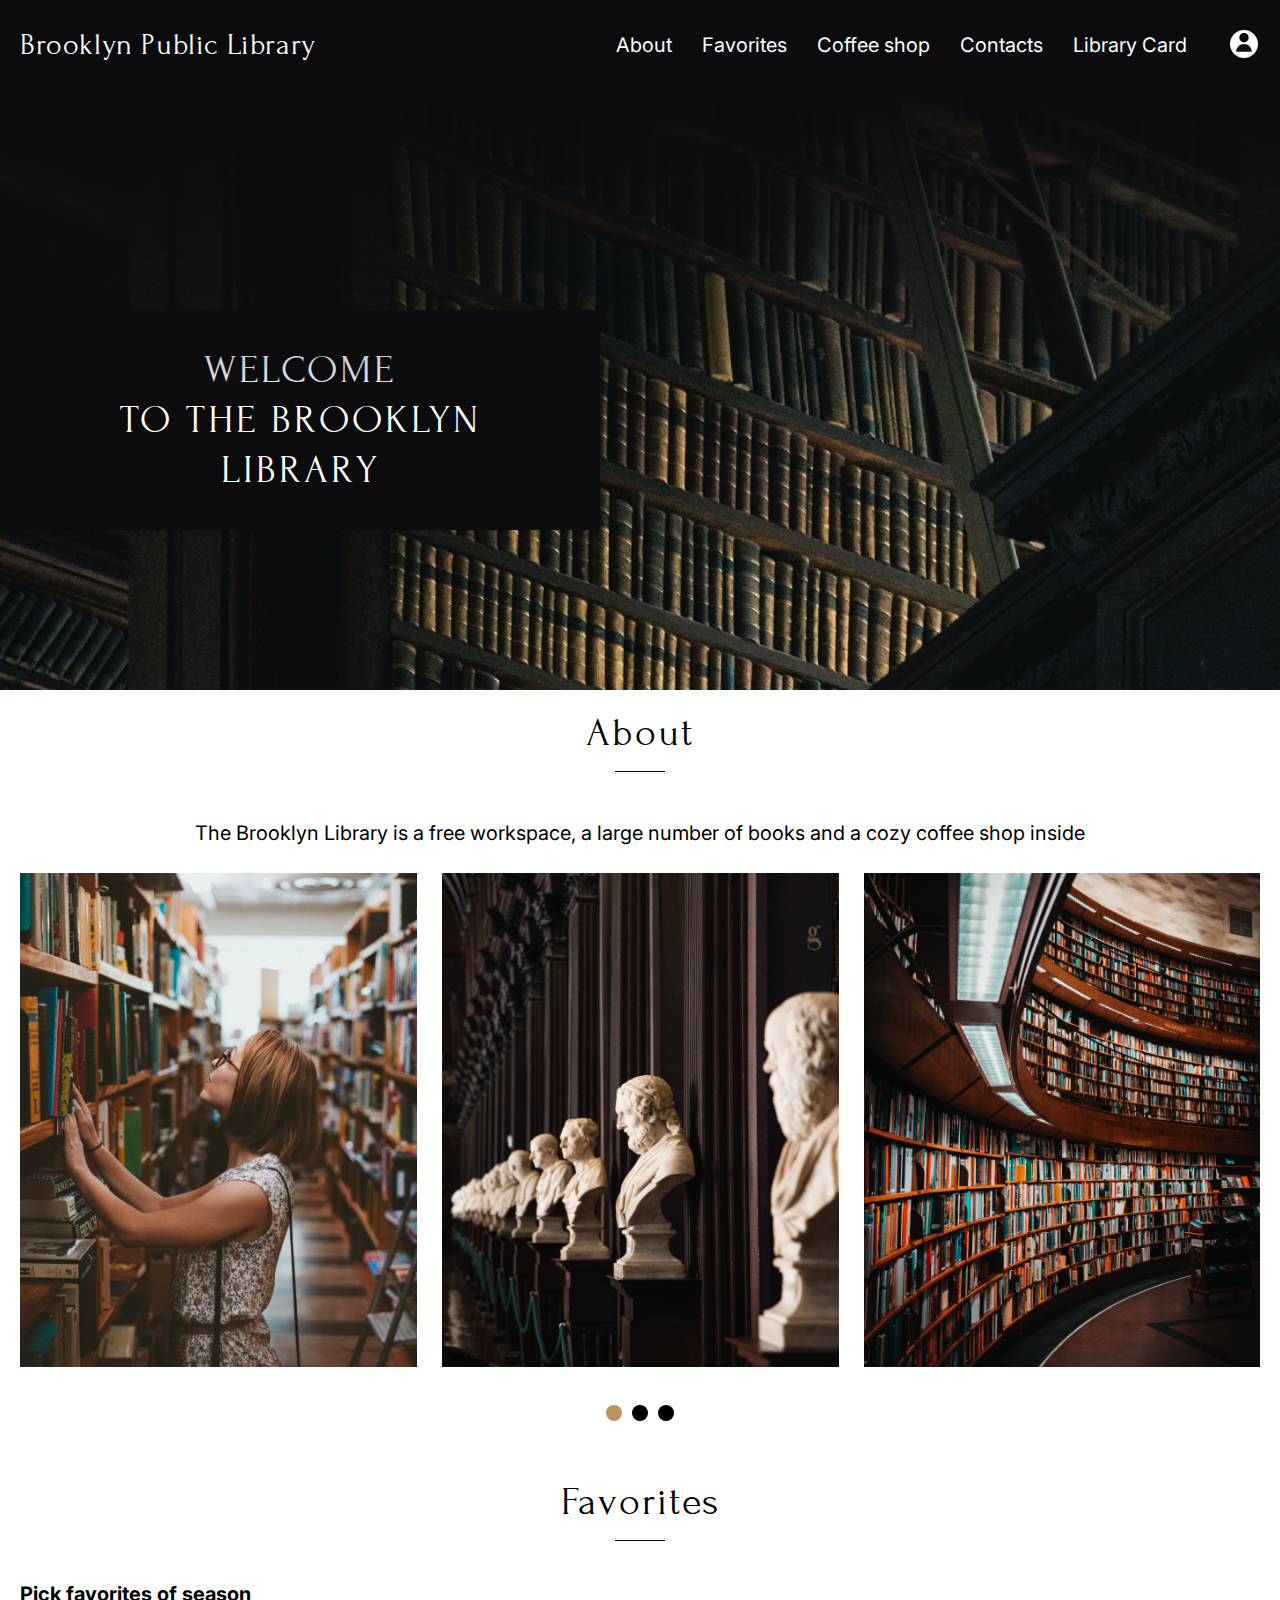
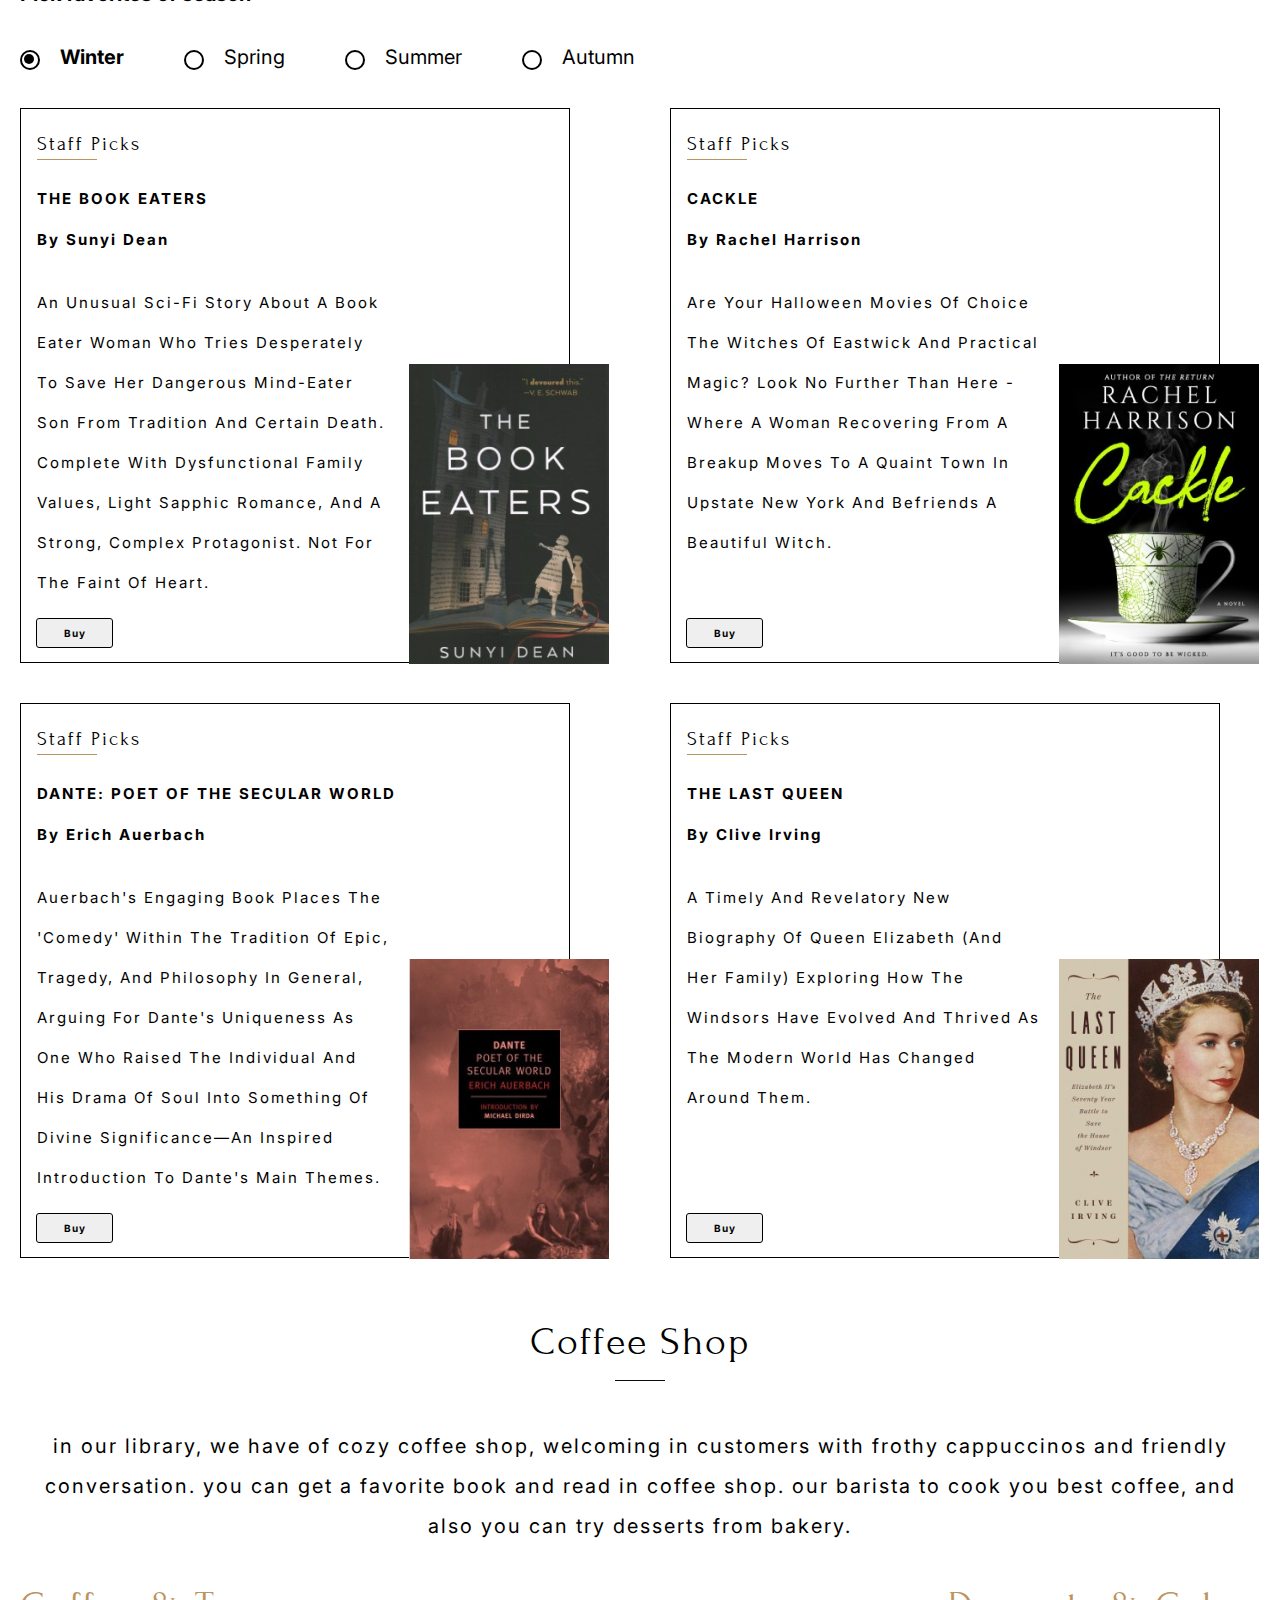
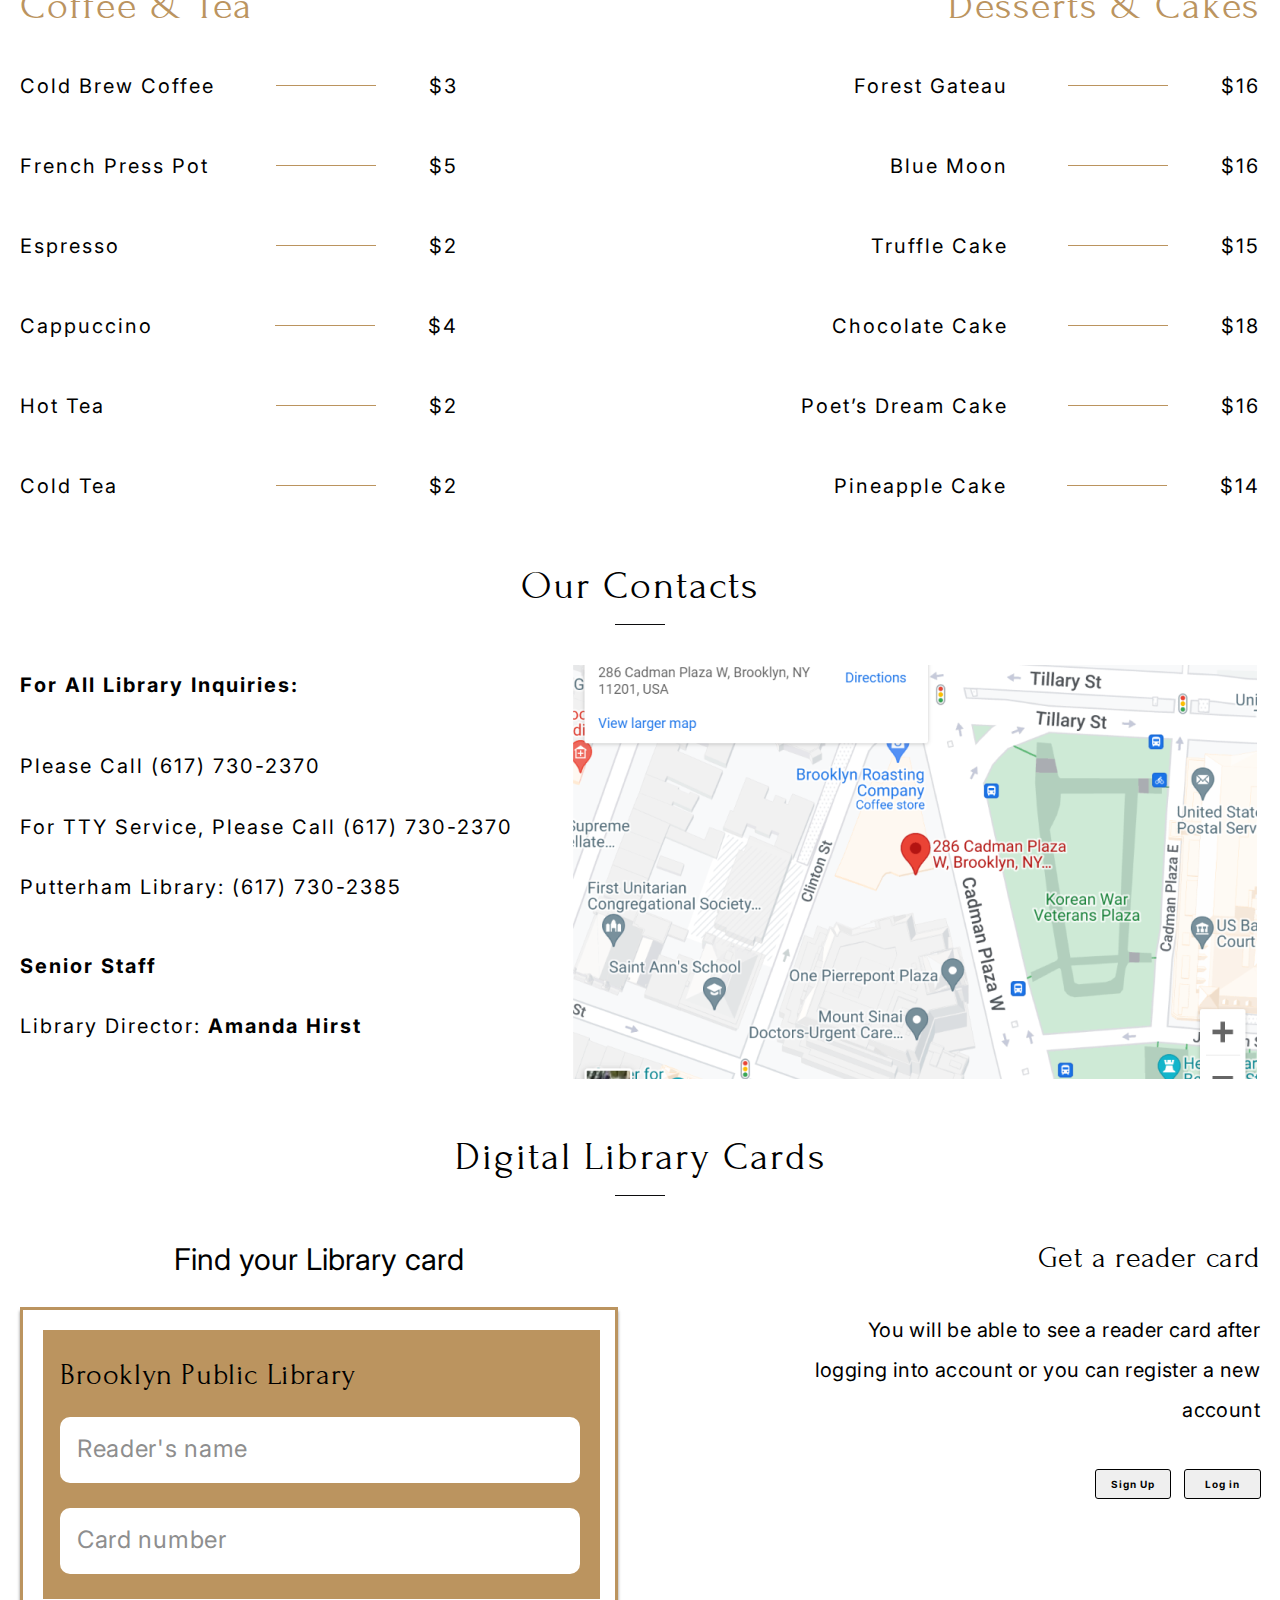
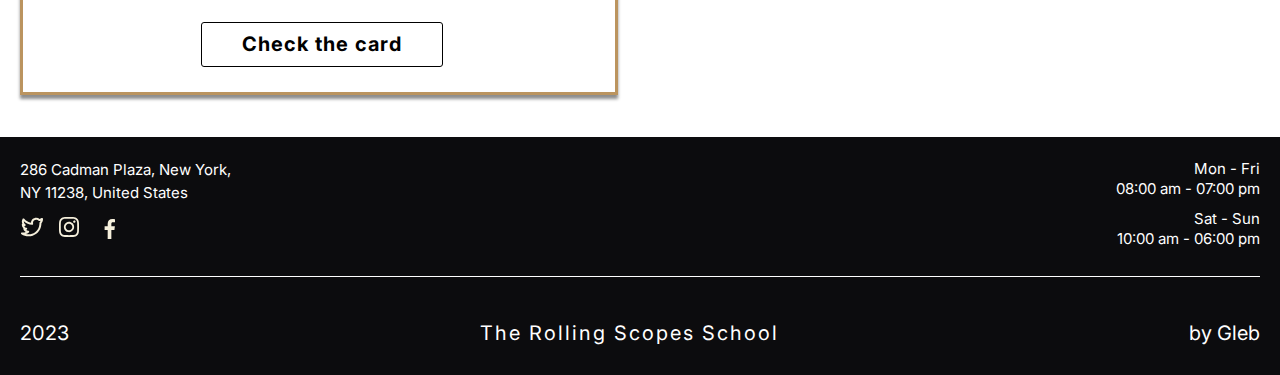
<file: Library/index.html>
<!DOCTYPE html>
<html lang="en">
<head>
    <meta charset="UTF-8">
    <meta name="viewport" content="width=device-width, initial-scale=1.0">
    <link rel="preconnect" href="https://fonts.googleapis.com">
    <link rel="apple-touch-icon" sizes="180x180" href="./favicon_io/apple-touch-icon.png">
<link rel="icon" type="image/png" sizes="32x32" href="./favicon_io/favicon-32x32.png">
<link rel="icon" type="image/png" sizes="16x16" href="./favicon_io/favicon-16x16.png">
<link rel="manifest" href="/site.webmanifest">
<link rel="preconnect" href="https://fonts.gstatic.com" crossorigin>
<link href="https://fonts.googleapis.com/css2?family=Forum&family=Inter:wght@400;700&display=swap" rel="stylesheet">
<link rel="stylesheet" href="./sass/normalize.css">
    <link rel="stylesheet" href="./sass/style.css">
    <title>Brooklyn Library</title>
</head>
<body>

    <header class="header">
            <div class="wrapper header__wrapper">

            <a href="#" > <h1 class="logo-text"> Brooklyn Public Library</h1></a>

                <nav class="header__nav">
                    <ul class="navigation__list">
                        <li class="nav__item"><a href="#about" class="nav-item__link">About</a></li>
                        <li class="nav__item"><a href="#favorites" class="nav-item__link">Favorites</a></li>
                        <li class="nav__item"><a href="#shop" class="nav-item__link">Coffee shop</a></li>
                        <li class="nav__item"><a href="#contacts" class="nav-item__link">Contacts</a></li>
                        <li class="nav__item"><a href="#cards" class="nav-item__link">Library Card</a></li>

                    </ul>
                    <div class="burger__close">
                        <span class="burger-nav__close-line"></span>
                        <span class="burger-nav__close-line"></span>
                    </div>
                </nav>
                

                <button class="ico-profile__button" id="userIcon">
                        <?xml version="1.0" encoding="iso-8859-1"?>
                        <?xml-stylesheet type="text/css" href="../../sass/style.css" ?>
                        <svg class="user-ico__svg" width="28" height="28" viewBox="0 0 28 28" fill="none" xmlns="http://www.w3.org/2000/svg">
                        <path class="logo-path" fill-rule="evenodd" clip-rule="evenodd" d="M28 14C28 21.732 21.732 28 14 28C6.26801 28 0 21.732 0 14C0 6.26801 6.26801 0 14 0C21.732 0 28 6.26801 28 14ZM18.6667 7.77778C18.6667 10.3551 16.5774 12.4444 14.0001 12.4444C11.4227 12.4444 9.33339 10.3551 9.33339 7.77778C9.33339 5.20045 11.4227 3.11111 14.0001 3.11111C16.5774 3.11111 18.6667 5.20045 18.6667 7.77778ZM19.4998 16.2781C20.9584 17.7367 21.7778 19.715 21.7778 21.7778H14L6.22225 21.7778C6.22225 19.715 7.0417 17.7367 8.50031 16.2781C9.95893 14.8194 11.9372 14 14 14C16.0628 14 18.0411 14.8194 19.4998 16.2781Z" fill="white"/>
                        </svg>
                </button>
                
                <span class="burger">
                    <span class="burger__line"></span>
                </span>

                <div class="auth__container">
                    <p class="profile__text">Profile</p>
                    <button class="profile__btn log-in__btn"> Log In</button>
                    <button class="profile__btn register__btn">Register</button>
                </div>
        </div>
    </header>
    <main>
         <section class="welcome">

            <h2 class="welcome-title">Brooklyn Library</h2>
            <div class="wrapper">
                <div class="overlay"></div>
                <div class="welcome__block">
                    <p class="welcome__text">Welcome  <br> to the Brooklyn <br> Library</p>
                </div>
            </div>
        </section>
        <section class="about" id="about">
            <div class="wrapper">
                <h2 class="section__title about__title ">About <span class="title-underline"></span> </h2>
                <p class="about__descr">The Brooklyn Library is a free workspace, a large number of books and a cozy coffee shop inside </p>

                <div class="slider__container">

                    <div class="slider">

                        <button class="slider__arrow-btn btn-left">
                            <svg xmlns="http://www.w3.org/2000/svg" width="24" height="25" viewBox="0 0 24 25" fill="none">
                                <path d="M15 7.5L9 12.5L15 17.5" stroke="black" stroke-linecap="round" stroke-linejoin="round"/>
                                </svg>
                        </button>

                        <img src="./assets/About_img/girl.png" alt="girl" class="slider-img">

                        <img src="./assets/About_img/busts.png" alt="busts" class="slider-img">

                        <img src="./assets/About_img/library.png" alt="library"class="slider-img">

                        <img src="./assets/About_img/ladder.png" alt="ladder" class="slider-img">

                        <img src="./assets/About_img/temple.png" alt="temple" class="slider-img">

                        <button class="slider__arrow-btn btn-right">
                            <svg xmlns="http://www.w3.org/2000/svg" width="24" height="25" viewBox="0 0 24 25" fill="none">
                                <path d="M9 17.5L15 12.5L9 7.5" stroke="black" stroke-linecap="round" stroke-linejoin="round"/>
                                </svg>
                        </button>

                    </div>

                </div>

                <div class="slider__indicators">
                    <span class="indicator active"></span>
                    <span class="indicator"></span>
                    <span class="indicator"></span>
                    <span class="indicator"></span>
                    <span class="indicator"></span>


                </div>
            </div>
        </section>
        <section class="favorites" id="favorites">
            <div class="wrapper">
                    <h2 class="section__title favorites__title">Favorites <span class="title-underline"></span></h2>
                    <p class="favorite__text">Pick favorites of season</p>

                    <div class="radio-btn__container">

                        <div class="radio__block">
                            <input type="radio" id="Winter" name="category" class="real-radio" checked>
                            <label for="Winter" class="label" > Winter </label>
                        </div>

                        <div class="radio__block">
                           <input type="radio" id="Spring" name="category" class="real-radio">
                           <label for="Spring" class="label">Spring</label>
                        </div>

                        <div class="radio__block">
                           <input type="radio" id="Summer" name="category" class="real-radio">
                           <label for="Summer" class="label">Summer</label>
                        </div>

                        <div class="radio__block">
                           <input type="radio" id="Autumn" name="category" class="real-radio">
                           <label for="Autumn" class="label">Autumn</label>
                        </div>
                        
                    </div>

                        <div class="favorites__section winter active">

                            <div class="book__card">
                                    <p class="card-text">Staff Picks</p>
                                    <h3 class="book__name">The Book Eaters</h3>
                                    <h3 class="book__author">By Sunyi Dean</h3>
                                    <p class="book__descr">An unusual sci-fi story about a book eater woman who tries desperately to save her dangerous mind-eater son from tradition and certain death. Complete with dysfunctional family values, light Sapphic romance, and a strong, complex protagonist. Not for the faint of heart.</p>

                                    <img src="./assets/favorites/winter/book_eaters.png" alt="book" class="img-book">

                                    <button class="btn__buy btn"> Buy</button>
                                </div>

                                <div class="book__card">
                                    <p class="card-text">Staff Picks</p>
                                    <h3 class="book__name">Cackle
                                        </h3>
                                    <h3 class="book__author">By Rachel Harrison</h3>
                                    <p class="book__descr">Are your Halloween movies of choice The Witches of Eastwick and Practical Magic? Look no further than here - where a woman recovering from a breakup moves to a quaint town in upstate New York and befriends a beautiful witch.</p>

                                    <img src="./assets/favorites/winter/book_cackle.png" alt="book" class="img-book">
                                    <button class="btn__buy btn"> Buy</button>
                                </div>

                                <div class="book__card">
                                    <p class="card-text">Staff Picks</p>
                                    <h3 class="book__name">Dante: Poet of the Secular World
                                        </h3>
                                    <h3 class="book__author">By Erich Auerbach</h3>
                                    <p class="book__descr">Auerbach's engaging book places the 'Comedy' within the tradition of epic, tragedy, and philosophy in general, arguing for Dante's uniqueness as one who raised the individual and his drama of soul into something of divine significance—an inspired introduction to Dante's main themes.</p>

                                    <img src="./assets/favorites/winter/book_dante.png" alt="book" class="img-book">
                                    <button class="btn__buy btn"> Buy</button>
                                </div>
                                
                                <div class="book__card">
                                    <p class="card-text">Staff Picks</p>
                                    <h3 class="book__name">The Last Queen
                                        </h3>
                                    <h3 class="book__author">By Clive Irving</h3>
                                    <p class="book__descr">A timely and revelatory new biography of Queen Elizabeth (and her family) exploring how the Windsors have evolved and thrived as the modern world has changed around them.</p>

                                    <img src="./assets/favorites/winter/book_queen.png" alt="book" class="img-book">
                                    
                                    <button class="btn__buy btn"> Buy</button>
                                    <!-- <button class="btn__buy btn__own " disabled> Own</button> -->
                                </div>

                            </div>

                        <div class="favorites__section spring">

                            <div class="book__card">
                                    <p class="card-text">Staff Picks</p>
                                    <h3 class="book__name">The Body
                                        </h3>
                                    <h3 class="book__author">By Stephen King</h3>
                                    <p class="book__descr">Powerful novel that takes you back to a nostalgic time, exploring both the beauty and danger and loss of innocence that is youth.</p>

                                    <img src="./assets/favorites/spring/book_king.png" alt="book" class="img-book">
                                    <button class="btn__buy btn"> Buy</button>
                                </div>

                                <div class="book__card">
                                    <p class="card-text">Staff Picks</p>
                                    <h3 class="book__name">Carry: A Memoir of Survival on Stolen Land
                                        
                                        </h3>
                                    <h3 class="book__author">By Toni Jenson</h3>
                                    <p class="book__descr">This memoir about the author's relationship with gun violence feels both expansive and intimate, resulting in a lyrical indictment of the way things are.</p>

                                    <img src="./assets/favorites/spring/book_carry.png" alt="book" class="img-book">
                                    <button class="btn__buy btn"> Buy</button>
                                </div>

                                <div class="book__card">
                                    <p class="card-text">Staff Picks</p>
                                    <h3 class="book__name">Days of Distraction
                                    </h3>

                                    <h3 class="book__author">By Alexandra Chang</h3>
                                    <p class="book__descr">A sardonic view of Silicon Valley culture, a meditation on race, and a journal of displacement and belonging, all in one form-defying package of spare prose.</p>

                                    <img src="./assets/favorites/spring/book_distraction.png" alt="book" class="img-book">
                                    <button class="btn__buy btn"> Buy</button>
                                </div>

                                <div class="book__card">
                                    <p class="card-text">Staff Picks</p>
                                    <h3 class="book__name">Dominicana
                                       
                                        </h3>
                                    <h3 class="book__author"> By Angie Cruz</h3>
                                    <p class="book__descr">A fascinating story of a teenage girl who marries a man twice her age with the promise to bring her to America. Her marriage is an opportunity for her family to eventually immigrate. For fans of Isabel Allende and Julia Alvarez.</p>

                                    <img src="./assets/favorites/spring/book_dominicana.png" alt="book" class="img-book">
                                    <button class="btn__buy btn"> Buy</button>
                                    <!-- <button class="btn__buy btn__own "> Own</button> -->
                                </div>

                            </div>
                        <div class="favorites__section summer">

                            <div class="book__card">
                                    <p class="card-text">Staff Picks</p>
                                    <h3 class="book__name">Crude: A Memoir

                                        </h3>
                                    <h3 class="book__author">By Pablo Fajardo & ​​Sophie Tardy-Joubert</h3>
                                    <p class="book__descr">Drawing and color by Damien Roudeau | This book illustrates the struggles of a group of indigenous Ecuadoreans as they try to sue the ChevronTexaco company for damage their oil fields did to the Amazon and her people</p>

                                    <img src="./assets/favorites/summer/book_crude.png" alt="book" class="img-book">
                                    <button class="btn__buy btn"> Buy</button>
                                </div>

                                <div class="book__card">
                                    <p class="card-text">Staff Picks</p>
                                    <h3 class="book__name">Let My People Go Surfing


                                        </h3>
                                    <h3 class="book__author">By Yvon Chouinard</h3>
                                    <p class="book__descr">Chouinard—climber, businessman, environmentalist—shares tales of courage and persistence from his experience of founding and leading Patagonia, Inc. Full title: Let My People Go Surfing: The Education of a Reluctant Businessman, Including 10 More Years of Business Unusual.</p>

                                    <img src="./assets/favorites/summer/book_surfing.png" alt="book" class="img-book">
                                    <button class="btn__buy btn"> Buy</button>
                                </div>

                                <div class="book__card">
                                    <p class="card-text">Staff Picks</p>
                                    <h3 class="book__name">The Octopus Museum: Poems

                                    </h3>

                                    <h3 class="book__author">By Brenda Shaughnessy</h3>
                                    <p class="book__descr">This collection of bold and scathingly beautiful feminist poems imagines what comes after our current age of environmental destruction, racism, sexism, and divisive politics.</p>

                                    <img src="./assets/favorites/summer/book_octopus.png" alt="book" class="img-book">
                                    <button class="btn__buy btn"> Buy</button>
                                </div>

                                <div class="book__card">
                                    <p class="card-text">Staff Picks</p>
                                    <h3 class="book__name">Shark Dialogues: A Novel


                                        </h3>
                                    <h3 class="book__author"> By Kiana Davenport</h3>
                                    <p class="book__descr">An epic saga of seven generations of one family encompasses the tumultuous history of Hawaii as a Hawaiian woman gathers her four granddaughters together in an erotic tale of villains and dreamers, queens and revolutionaries, lepers and healers.</p>

                                    <img src="./assets/favorites/summer/book_dialogues.png" alt="book" class="img-book">
                                    <button class="btn__buy btn "> Buy</button>
                                </div>

                            </div>
                        <div class="favorites__section autumn">

                            <div class="book__card">
                                    <p class="card-text">Staff Picks</p>
                                    <h3 class="book__name">Casual Conversation
                                       

                                        </h3>
                                    <h3 class="book__author"> By Renia White</h3>
                                    <p class="book__descr">White's impressive debut collection takes readers through and beyond the concepts of conversation and the casual - both what we say to each other and what we don't, examining the possibilities around how we construct and communicate identity. </p>

                                    <img src="./assets/favorites/autumn/book_conversation.png" alt="book" class="img-book">
                                    <button class="btn__buy btn"> Buy</button>
                                </div>

                                <div class="book__card">
                                    <p class="card-text">Staff Picks</p>
                                    <h3 class="book__name">The Great Fire

                                        </h3>
                                    <h3 class="book__author">By Lou Ureneck</h3>
                                    <p class="book__descr">The harrowing story of an ordinary American and a principled Naval officer who, horrified by the burning of Smyrna, led an extraordinary rescue effort that saved a quarter of a million refugees from the Armenian Genocide</p>

                                    <img src="./assets/favorites/autumn/book_fire.png" alt="book" class="img-book">
                                    <button class="btn__buy btn"> Buy</button>
                                </div>

                                <div class="book__card">
                                    <p class="card-text">Staff Picks</p>
                                    <h3 class="book__name">Rickey: The Life and Legend


                                    </h3>

                                    <h3 class="book__author"> By Howard Bryant</h3>
                                    <p class="book__descr">With the fall rolling around, one can't help but think of baseball's postseason coming up! And what better way to prepare for it than reading the biography of one of the game's all-time greatest performers, the Man of Steal, Rickey Henderson?</p>

                                    <img src="./assets/favorites/autumn/book_rickey.png" alt="book" class="img-book">
                                    <button class="btn__buy btn"> Buy</button>
                                </div>

                                <div class="book__card">
                                    <p class="card-text">Staff Picks</p>
                                    <h3 class="book__name">Slug: And Other Stories

                                        </h3>
                                    <h3 class="book__author">  By Megan Milks</h3>
                                    <p class="book__descr">Exes Tegan and Sara find themselves chained together by hairballs of codependency. A father and child experience the shared trauma of giving birth to gods from their wounds.</p>

                                    <img src="./assets/favorites/autumn/book_slug.png" alt="book" class="img-book">
                                    <button class="btn__buy btn "> Buy</button>
                                </div>

                            </div>
                    </div>
            </section>
            <section class="shop" id="shop">
                <div class="wrapper">
                    <h2 class="section__title shop__title ">Coffee Shop <span class="title-underline"></span></h2>
                    <p class="shop__descr">In our library, we have of cozy coffee shop, welcoming in customers with frothy cappuccinos and friendly conversation.
                        you can get a favorite book and read in coffee shop. Our barista to cook you best coffee, and also you can try desserts from bakery.</p>

                        <div class="menu__container">
                            <div class="drinks__block">
                                <h4 class="menu__title drinks-title">Coffee & Tea </h4>
                                <ul class=" drinks__list">
                                    <li class="menu__item drink">Cold Brew Coffee <span class="decoration-line"></span> $3</li>
                                    <li class="menu__item drink">French Press Pot  <span class="decoration-line"></span>$5</li>
                                    <li class="menu__item drink">Espresso <span class="decoration-line "></span> $2</li>
                                    <li class="menu__item drink">Cappuccino  <span class="decoration-line "></span>$4</li>
                                    <li class="menu__item drink">Hot tea  <span class="decoration-line "></span>$2</li>
                                    <li class="menu__item drink">Cold tea <span class="decoration-line "></span> $2</li>
                                </ul>
                            </div>

                            <div class="deserts__block">
                                <h4 class="menu__title dessert-title"> Desserts & Cakes   </h4>
                                <ul class="  desserts__list ">
                                    <li class="menu__item dessert">Forest Gateau <span class="decoration-line decoration-line__dessert"></span> $16</li>
                                    <li class="menu__item dessert">Blue Moon<span class="decoration-line decoration-line__dessert"></span> $16</li>
                                    <li class="menu__item dessert">Truffle Cake<span class="decoration-line decoration-line__dessert"></span> $15</li>
                                    <li class="menu__item dessert">Chocolate Cake<span class="decoration-line decoration-line__dessert"></span> $18</li>
                                    <li class="menu__item dessert">Poet’s Dream Cake<span class="decoration-line decoration-line__dessert"></span> $16</li>
                                    <li class="menu__item dessert">Pineapple Cake<span class="decoration-line decoration-line__dessert"></span> $14</li>
                                </ul>
                            </div>
                        </div>
                </div>

            </section>
            <section class="contacts" id="contacts">
                <div class="wrapper">
                    <h2 class="section__title contacts__title ">Our Contacts <span class="title-underline"></span></h2>
                    <div class="contacts__container">
                        <div class="contacts__block">
                            <p class="contact-blok__title">For all Library inquiries:</p>
                            <p class="phone-contacts phone-contacts-call">Please call <a href="tel:(617)730-2370"> (617) 730-2370</a> </p>
                            <p class="phone-contacts phone-contacts-service">For TTY service, please call  <a href="tel:(617)730-2370"> (617) 730-2370</a> </p>
                            <p class="phone-contacts phone-contacts-putterhum">Putterham Library:  <a href="tel:(617)730-2370"> (617) 730-2385</a></p>
                            <p class="contact-blok__title senior-staff">Senior Staff</p>
                            <p class="library-director">Library Director: <a href="mailto:AmandaHirst@gmail.com" class="library-director__link">Amanda Hirst</a> </p>
                        </div>

                        <div class="map-img__container">
                            <img src="./assets/map.png" alt="location" class="map_img">
                        </div>
                    </div>
                </div>
            </section>
            <!-- <section class="library-cards" id="cards">
                <div class="wrapper">

                    <h2 class="section__title
                cards__title">Digital Library Cards <span class="title-underline"></span></h2>

                    <div class="digital-card__container">

                        <div class="your-card__block">
                            <p class="your-card-block__title">Your Library card</p>

                            <div class="your-card__border-block">
                                <form  class="form-input">

                                    <div class="your-card__colored-block">
                                        <h3 class="card__title">Brooklyn Public Library</h3>
                                        <input type="text"  class="input-field">
                                        <input type="text"  class="input-field">
                                    </div>

                                    <ul class="user-badges__container">
                                        <li class="user-badge__item">
                                            <span class="badge-title">Visits</span>
                                            <svg xmlns="http://www.w3.org/2000/svg" width="21" height="21" viewBox="0 0 21 21" fill="none">
                                                <path fill-rule="evenodd" clip-rule="evenodd" d="M10.5 10C13.2614 10 15.5 7.76142 15.5 5C15.5 2.23858 13.2614 0 10.5 0C7.73858 0 5.5 2.23858 5.5 5C5.5 7.76142 7.73858 10 10.5 10ZM17.5711 13.9289C19.4464 15.8043 20.5 18.3478 20.5 21H10.5L0.5 21C0.5 18.3478 1.55357 15.8043 3.42893 13.9289C5.3043 12.0536 7.84784 11 10.5 11C13.1522 11 15.6957 12.0536 17.5711 13.9289Z" fill="#BB945F"/>
                                              </svg>
                                            <span class="badge__counter">0</span>
                                        </li>
                                        <li class="user-badge__item">
                                            <span class="badge-title">Bonuses</span>
                                            <svg xmlns="http://www.w3.org/2000/svg" width="20" height="21" viewBox="0 0 20 21" fill="none">
                                                <path d="M10 0L12.2249 3.31001L15.8779 2.00532L15.8249 6.05634L19.5106 7.25532L17.2 10.5L19.5106 13.7447L15.8249 14.9437L15.8779 18.9947L12.2249 17.69L10 21L7.77508 17.69L4.12215 18.9947L4.17508 14.9437L0.489435 13.7447L2.8 10.5L0.489435 7.25532L4.17508 6.05634L4.12215 2.00532L7.77508 3.31001L10 0Z" fill="#BB945F"/>
                                              </svg>
                                              <span class="badge__counter">1204</span>
                                        </li>
                                        <li class="user-badge__item">
                                            <span class="badge-title">Books</span>
                                            <svg xmlns="http://www.w3.org/2000/svg" width="20" height="21" viewBox="0 0 20 21" fill="none">
                                                <rect width="20" height="21" fill="#BB945F"/>
                                                <rect x="2" width="1" height="19" fill="#826844"/>
                                                <rect x="1" width="1" height="21" fill="white"/>
                                              </svg>
                                              <span class="badge__counter">0</span>
                                        </li>
                                        
                                    </ul>
                                    </form>
                                </div>
                            </div>

                                <div class="get-card__block">
                                    <h3 class="get-card__title">Visit your profile</h3>
                                    <p class="get-card__descr">With a digital library card you get free access to the Library’s wide array of digital resources including e-books, databases, educational resources, and more.</p>

                                    <div class="get-card__btn-block">
                                    
                                        <button class=" btn__log btn  profile__button">Profile</button>
                                    </div>
                                </div>
                            </div>
                        </div>
            </section> -->
            <section class="library-cards" id="cards">
                <div class="wrapper">

                    <h2 class="section__title 
                cards__title">Digital Library Cards <span class="title-underline"></span></h2>

                    <div class="digital-card__container">

                        <div class="your-card__block">
                            <p class="your-card-block__title">Find your Library card</p>

                            <div class="your-card__border-block">
                                <form  class="form-input">

                                    <div class="your-card__colored-block">
                                        <h3 class="card__title">Brooklyn Public Library</h3>
                                        <input type="text" placeholder="Reader's name " class="input-field">
                                        <input type="text" placeholder="Card number " class="input-field">
                                    </div>
                                    <div class="btn-card__container">
                                        <button type="button"  class="btn__card btn">Check the card</button>
                                    </div>
                                    </form>
                                </div>
                            </div>

                                <div class="get-card__block">
                                    <h3 class="get-card__title">Get a reader card</h3>
                                    <p class="get-card__descr">You will be able to see a reader card after    logging into account or you can register a new    account</p>

                                    <div class="get-card__btn-block">
                                        <button class=" btn__sign btn register__btn register">Sign Up</button>
                                        <button class=" btn__log btn  log-in__btn">Log in</button>
                                    </div>
                                </div>
                            </div>
                        </div>
            </section>
        </main>
        <footer class="footer">
            <div class="wrapper">
                <div class="footer__section">

                    <div class="footer-location-schedule__container">
                        <div class="footer__location_media__block">
                            <div class="location__block">
                                <p class="location__text"> <a href="https://www.google.com/maps/place/286+Cadman+Plaza+E,+Brooklyn,+NY+11201,+%D0%A1%D0%A8%D0%90/@40.6956216,-73.9900944,17z/data=!3m1!4b1!4m5!3m4!1s0x89c25a49ebbb4533:0x83b2f30fade7bf9f!8m2!3d40.6956216!4d-73.9900944?entry=ttu" target="_blank" class="location-link"> 286 Cadman Plaza, New York, <br> NY 11238, United States</a></p>
                            </div>

                            <ul class="media">
                               <li class="ico_media-link"><a href="https://twitter.com/i/flow/login?redirect_after_login=%2F%3Flang%3Dru" ><span class="twiter ico_media"></span></a></li>
                               <li class="ico_media-link"><a href="https://www.instagram.com/" > <span class="inst ico_media"></span></a></li>
                                <li class="ico_media-link"><a href="https://uk-ua.facebook.com/" ><span class="fb ico_media"></span></a></li>
                            </ul>
                        </div>

                        <div class="working-schedule__block">
                            <p class="working-schedule__text">Mon - Fri <br>
                                08:00 am - 07:00 pm</p>
                            <p class="working-schedule__text">Sat - Sun <br>
                                10:00 am - 06:00 pm</p>
                        </div>
                    </div>
                    <span class="footer__divided-line"></span>

                    <div class="copyright">
                        <span class="copyright__text">2023</span>
                        <span class="copyright__text"><a href="https://rs.school/js-stage0/" class="copyright__link">The Rolling Scopes School</a></span>
                        <span class="copyright__text"> <a href="https://github.com/Glebanuk" class="gh_link">by Gleb</a></span>
                    </div>
                </div>



            </div>
        </footer>





 <!-- pop up start ---------------------------------------------------------------------------------------->
        <!-- profile -->
 

<!-- register -->
    <div class="pop-up__body__register register">
        <div class="pop-up__content">
            <button class="close-modal-btn"></button>
            <h4 class="register-title">REGISTER</h4>
            <form action="/" class="register-form reset-form" id="registration-form">
                <div class="input-control">
                    <label for="first-name" class="label-text-register">First name</label>
                    <input class="first-name-input"  type="text" name="first-name" >
                    <div class="error"></div>
                </div>
                <div class="input-control">
                    <label for="last-name" class="label-text-register">Last name</label>
                    <input class="last-name-input"  type="text" name="last-name" >
                    <div class="error"></div>
                </div>
                <div class="input-control">
                    <label for="email" class="label-text-register">E-mail</label>
                    <input class="email-input-register"  type="text" name="email" >
                    <div class="error"></div>
                </div>
                <div class="input-control">
                    <label for="password" class="label-text-register">Password</label>
                    <input class="password-register" type="password" name="password" >
                    <div class="error"></div>
                </div>
                <button class="btn__register btn__sign btn" type="submit">Sign Up</button>
            </form>
            <span class="register-modal__descr">Already have an account? <button class="register-btn-login">Login</button></span>

        </div>
    </div>
    <!-- login -->
    <div class="pop-up__body__login">
        <div class="pop-up-login__content">
            <button class="close-modal-btn"></button>
            <h4 class="register-title">LOGIN</h4>
            <form action="/" class="register-form reset-form">
                <div class="input-control">
                    <label for="email" class="label-text-register">E-mail or readers card</label>
                    <input class="email-input-register"  type="text" name="email" >
                    <div class="error"></div>
                </div>
                <div class="input-control">
                    <label for="password" class="label-text-register">Password</label>
                    <input class="password-register" type="password" name="password" >
                    <div class="error"></div>
                </div>
                <button class="btn__log btn" type="submit">Log in</button>
                </form>
                <span class="register-modal__descr">Dont have an account? <button class="register-btn-login">Register</button></span>

        </div>

    </div>
<!-- pop up end -->
<script src="./index.js"></script>
</body>

</html>
</file>
<file: Library/sass/style.css>
@charset "UTF-8";
html {
  font-size: 10px;
  scroll-behavior: smooth;
}

body {
  font-size: 2rem;
  font-family: "Inter", Verdana, sans-serif;
}

h1 {
  font-size: 30px;
  line-height: 50px;
  font-weight: 400;
  font-style: normal;
  font-family: Forum;
  letter-spacing: 0.6px;
}

h2 {
  font-family: Forum;
  font-size: 40px;
  font-style: normal;
  font-weight: 400;
  line-height: 20px;
  letter-spacing: 2px;
}

h3 {
  font-size: 15px;
  font-style: normal;
  font-weight: 700;
  line-height: 40px;
  letter-spacing: 2px;
}

h4 {
  font-family: Forum;
  font-size: 40px;
  font-style: normal;
  font-weight: 400;
  line-height: 40px; /* 100% */
  letter-spacing: 2px;
}

.ico-profile__button {
  background-color: transparent;
  width: 30px;
  height: 30px;
  border: none;
  cursor: pointer;
  position: relative;
  z-index: 2;
}
.ico-profile__button:hover .user-ico__svg .logo-path {
  fill: #BB945F;
}
.ico-profile__button .user-ico__svg .logo-path {
  transition: fill 0.3s ease;
}
@media (max-width: 1023px) {
  .ico-profile__button {
    margin-left: auto;
    padding: 0 68px 0 0;
  }
}

.logo-path {
  transition: fill 0.3s ease;
}

.slider__arrow-btn {
  display: none;
}
@media (max-width: 768px) {
  .slider__arrow-btn {
    padding: 0;
    margin-top: 43px;
    display: inline-block;
    background-color: transparent;
    border: none;
    align-self: center;
  }
}

.radio-btn__container {
  display: flex;
  justify-content: space-between;
  align-items: center;
  width: 50%;
  padding-bottom: 39px;
}
@media (max-width: 1023px) {
  .radio-btn__container {
    width: 100%;
  }
}
@media (max-width: 768px) {
  .radio-btn__container {
    position: sticky;
    top: 1%;
    width: 97%;
    z-index: 1;
  }
}

.radio__block {
  position: relative;
}

.real-radio {
  appearance: none;
  position: absolute;
  padding: 5px;
}

.label {
  font-weight: 400;
  padding: 5px 5px 5px 40px;
}
.label:hover {
  cursor: pointer;
}
.label::before {
  content: "";
  display: block;
  width: 16px;
  height: 16px;
  background: white;
  border: 2px solid #000000;
  border-radius: 50%;
  position: absolute;
  top: 15%;
  left: 0;
}
.label::after {
  content: "";
  display: block;
  width: 10px;
  height: 10px;
  background: #000000;
  border-radius: 50%;
  position: absolute;
  top: 34%;
  left: 4%;
  display: none;
}

.real-radio:checked + .label::after {
  display: block;
}

.real-radio:checked + .label {
  font-weight: 700;
}

.btn {
  outline: 1px solid #000;
  border-radius: 2px;
  cursor: pointer;
  border: none;
}
.btn:hover {
  background-color: #BB945F;
  outline: 1px solid transparent;
}
.btn__buy {
  font-size: 1rem;
  line-height: normal;
  font-weight: 700;
  font-style: normal;
  display: inline-block;
  letter-spacing: 1px;
  color: #000;
  padding: 8px 24px;
  width: 75px;
  margin-top: auto;
}
.btn__own {
  color: #BB945F;
  border-color: #BB945F;
  border-radius: 4px;
}
.btn__card {
  padding: 10px 40px;
  font-weight: 700;
  letter-spacing: 1px;
  background-color: #FFFFFF;
}
.btn__sign {
  padding: 8px 15px;
  margin-right: 10px;
  font-size: 1rem;
  line-height: normal;
  font-weight: 700;
  font-style: normal;
  letter-spacing: 1px;
}
.btn__log {
  padding: 8px 20px;
  font-size: 1rem;
  line-height: normal;
  font-weight: 700;
  font-style: normal;
  letter-spacing: 1px;
}

.btn:active {
  background-color: #675133;
}

.burger__line, .burger::after, .burger::before {
  display: inline-block;
  width: 100%;
  position: absolute;
  height: 2px;
  background-color: #FFF;
}

.burger {
  display: none;
  width: 45px;
  height: 20px;
  position: relative;
}
@media (max-width: 1023px) {
  .burger {
    display: inline-block;
  }
}
.burger::before {
  content: "";
  top: calc(50% - 1px);
  left: 0;
}
.burger::after {
  content: "";
  top: calc(100% - 1px);
  left: 0;
}

.burger__close {
  display: none;
  position: absolute;
  top: 23px;
  right: 1px;
  width: 40px;
  height: 40px;
}
@media (max-width: 1023px) {
  .burger__close {
    display: inline-block;
  }
}

.burger-nav__close-line {
  position: absolute;
  top: 50%;
  display: inline-block;
  width: 100%;
  height: 2px;
  background-color: #FFF;
}

.burger-nav__close-line:first-child {
  transform: translate(-50%) rotate(45deg);
}

.burger-nav__close-line:last-child {
  transform: translate(-50%) rotate(-45deg);
}

.section__title {
  display: flex;
  align-items: center;
  flex-direction: column;
  margin-bottom: 50px;
}

.welcome-title {
  position: absolute;
  left: -9999px;
  width: 1px;
  height: 1px;
  overflow: hidden;
}

.title-underline {
  display: block;
  width: 50px;
  height: 1px;
  background-color: #0C0C0E;
  margin-top: 28px;
}

.user-ico__svg {
  position: absolute;
  top: 0;
  left: 0;
}

.ico_media {
  display: inline-block;
  width: 24px;
  height: 24px;
}

.ico_media-link {
  margin-right: 15px;
}
.ico_media-link:last-child {
  margin: 0;
}

.twiter {
  background: url("../assets/icons/twiter_ico.svg") no-repeat;
}

.inst {
  background: url("../assets/icons/inst_ico.svg") no-repeat;
}

.fb {
  background: url("../assets/icons/fb_ico.svg") no-repeat;
}

.auth__container {
  position: absolute;
  display: flex;
  flex-direction: column;
  top: 60px;
  right: 24px;
  z-index: 2;
  width: 90px;
  height: 115px;
  background-color: #FFF;
  visibility: hidden;
}

.open {
  visibility: visible;
  transition: all 2s ease;
}

.profile__text {
  font-size: 1.5rem;
  line-height: 2rem;
  font-weight: 700;
  font-style: normal;
  text-align: center;
  margin-top: 0;
}
.profile__text::after {
  content: "";
  display: inline-block;
  width: 40px;
  height: 1px;
  margin-top: 10px;
  background-color: #BB945F;
  position: absolute;
  left: 26%;
  top: 10%;
}

.profile__btn {
  font-size: 1.5rem;
  line-height: 2rem;
  font-weight: 400;
  font-style: normal;
  margin-bottom: 10px;
  background-color: #FFF;
  border: none;
  cursor: pointer;
}
.profile__btn:hover {
  color: #BB945F;
}

.pop-up__body__register, .pop-up__body__login {
  display: flex;
  justify-content: center;
  align-items: center;
  position: fixed;
  width: 100%;
  height: 100%;
  background-color: rgba(0, 0, 0, 0.8);
  top: -100%;
  left: 0;
  z-index: 2;
  transition: all 0.8 ease;
}

.open-register {
  top: 0;
}

.pop-up__content {
  position: relative;
  width: 250px;
  height: 382px;
  background-color: #FFF;
  padding-top: 9px;
}

.register-form {
  padding-left: 25px;
}

.close-modal-btn {
  cursor: pointer;
  width: 20px;
  height: 20px;
  position: absolute;
  top: 16px;
  right: 13px;
  border: none;
  background-color: #FFF;
}
.close-modal-btn::before {
  content: "";
  display: inline-block;
  width: 20px;
  height: 3px;
  background-color: black;
  position: absolute;
  top: 25%;
  left: 0%;
  transform: translate(-50%, -50%);
  transform: rotate(45deg);
}
.close-modal-btn::after {
  content: "";
  display: inline-block;
  width: 20px;
  height: 3px;
  background-color: black;
  position: absolute;
  top: 25%;
  left: 0%;
  transform: translate(-50%, -50%);
  transform: rotate(-45deg);
}

.register-title {
  text-align: center;
  font-size: 20px;
  letter-spacing: 0.4px;
  margin: 0px 0px 8px 0px;
}

.label-text-register {
  font-size: 1.5rem;
  line-height: 2rem;
  font-weight: 400;
  font-style: normal;
  letter-spacing: 0.3px;
  margin-bottom: 10px;
}

.input-control input {
  margin-top: 10px;
}

.input-control input {
  width: 200px;
  height: 20px;
  border: 1px solid #BB945F;
  outline: none;
}

.input-control.success input {
  border-color: #09c372;
}

.input-control.error input {
  border-color: #ff3860;
}

.input-control .error {
  color: #ff3860;
  font-size: 0.9rem;
  height: 10px;
}

.register-modal__descr {
  padding: 0px 0px 20px 25px;
  font-size: 1rem;
  line-height: normal;
  font-weight: 400;
  font-style: normal;
  text-shadow: 0px 2px 3px rgba(255, 255, 255, 0.16);
  color: #000;
}

.register-btn-login {
  border: none;
  background-color: #FFF;
  text-decoration: underline;
  font-weight: 700;
  letter-spacing: 1px;
  cursor: pointer;
}
.register-btn-login:hover {
  color: #BB945F;
}

.pop-up-login__content {
  position: relative;
  width: 250px;
  height: 262px;
  background-color: #FFF;
  padding-top: 9px;
}

.wrapper {
  max-width: 1440px;
  padding: 0 20px;
  margin: auto;
}

.header {
  background-color: #0C0C0E;
}

.header__wrapper {
  display: flex;
  justify-content: space-between;
  align-items: center;
  position: relative;
}

.logo-text {
  color: #FFF;
}

.header__nav {
  margin-left: auto;
}
@media (max-width: 1023px) {
  .header__nav {
    position: fixed;
    width: 330px;
    height: 570px;
    top: 0;
    right: 0;
    background-color: #0C0C0E;
    z-index: 2;
    transform: translateX(100%);
    transition: 0.2s all linear;
  }
}

.header__nav-active {
  transform: translateX(0);
  transition: 0.2s all linear;
}

.navigation__list {
  display: flex;
  justify-content: space-between;
  padding-right: 43px;
}
@media (max-width: 1023px) {
  .navigation__list {
    flex-direction: column;
    align-items: center;
    padding: 0;
    padding-top: 50px;
  }
}

.nav__item {
  padding-right: 30px;
  line-height: 5rem;
}
@media (max-width: 1023px) {
  .nav__item {
    padding: 30px 0 0 0;
  }
}

.burger-nav-elements__container {
  display: inline-block;
}

.nav__item:last-child {
  padding-right: 0;
}

.nav-item__link {
  color: #FFF;
  transition: color 0.5s;
}

.nav-item__link:hover {
  color: #BB945F;
}

.welcome {
  position: relative;
  background: url("../assets/welcome_BG.png") center/cover no-repeat;
  width: 100%;
  padding-top: 220px;
  padding-bottom: 160px;
}
@media (max-width: 768px) {
  .welcome {
    background-position: center center;
  }
}

.overlay {
  position: absolute;
  top: 0;
  left: 0;
  width: 100%;
  height: 50%;
  background: linear-gradient(180deg, #0C0C0E 0%, #0C0C0E 0.01%, rgba(18, 18, 21, 0.1) 100%);
  background-position: center;
  background-repeat: no-repeat;
  z-index: 1;
}

.welcome__text {
  color: #FFF;
  font-family: Forum;
  font-size: 40px;
  font-style: normal;
  font-weight: 400;
  line-height: 50px; /* 125% */
  letter-spacing: 3px;
  text-transform: uppercase;
  margin: 35px;
}

.welcome__block {
  display: inline-block;
  background-color: #0C0C0E;
  text-align: center;
  width: 600px;
  height: 220px;
  margin-left: -20px;
}

.about__descr {
  text-align: center;
  padding-bottom: 8px;
}
@media (max-width: 768px) {
  .about__descr {
    padding: 0;
    line-height: 30px;
    margin-bottom: 30px;
  }
}

@media (max-width: 768px) {
  .slider-img:nth-child(3),
  .slider-img:nth-child(4) {
    display: none;
  }
}
.slider__container {
  overflow: hidden;
}

.slider {
  display: flex;
  justify-content: space-between;
  padding-bottom: 33px;
  gap: 25px;
  position: relative;
  left: -475px;
  transition: all 1s;
}
@media (max-width: 768px) {
  .slider {
    justify-content: center;
    gap: 58px;
    padding-bottom: 19px;
  }
}

.slider-img {
  max-width: 32%;
}
@media (max-width: 768px) {
  .slider-img {
    max-width: 100%;
  }
}

.slider__indicators {
  display: flex;
  justify-content: center;
  padding-bottom: 33px;
}

.indicator {
  display: inline-flex;
  width: 26px;
  height: 26px;
  justify-content: center;
  align-items: center;
  cursor: pointer;
}
.indicator::before {
  content: "";
  width: 16px;
  height: 16px;
  border-radius: 50px;
  background-color: #000;
}
.indicator.active::before {
  background-color: #BB945F;
}
.indicator.active.no-hover::before {
  background-color: #BB945F;
  transition: none;
}
.indicator:hover::before {
  background-color: #e4cfb1;
  transition: all 0.2s;
}
.indicator:nth-last-child(-n+2) {
  display: none;
}
@media (max-width: 1023px) {
  .indicator:nth-last-child(-n+2) {
    display: inline-flex;
  }
}

.favorites {
  padding-bottom: 40px;
}

.favorite__text {
  font-size: 2rem;
  line-height: normal;
  font-weight: 700;
  font-style: normal;
  margin-bottom: 40px;
}

.favorites__title {
  margin-bottom: 41px;
}

.favorites__section {
  display: none; /* Скроем все секции по умолчанию */
  justify-content: space-between;
  flex-wrap: wrap;
  padding-right: 40px;
  row-gap: 40px;
  column-gap: 35px;
}
@media (max-width: 1023px) {
  .favorites__section {
    justify-content: center;
  }
}

.winter {
  display: flex; /* Отобразим только секцию с классом .winter */
  opacity: 1; /* Сделаем непрозрачность полной при отображении */
  visibility: visible; /* Покажем секцию */
  transition: opacity 0.9s ease-in-out, visibility 0.9s ease-in-out; /* Анимация */
}

.book__card {
  border: 1px solid #000;
  display: flex;
  flex-direction: column;
  position: relative;
  padding: 0 0 15px 16px;
  width: 550px;
  height: 555px;
}
@media (max-width: 768px) {
  .book__card {
    height: 555px;
  }
}

.img-book {
  position: absolute;
  left: 388px;
  bottom: -2px;
}

.card-text {
  font-family: Forum;
  font-size: 2rem;
  line-height: 3rem;
  font-weight: normal;
  font-style: normal;
  letter-spacing: 2px;
  text-transform: capitalize;
  margin-bottom: 4px;
}
.card-text::after {
  content: "";
  display: block;
  height: 1px;
  width: 60px;
  background-color: #BB945F;
}

.book__descr {
  font-size: 1.5rem;
  line-height: 4rem;
  font-weight: normal;
  font-style: normal;
  padding-top: 8px;
  text-transform: capitalize;
  letter-spacing: 2px;
  margin-top: 0px;
  width: 353px;
}

.book__name {
  text-transform: uppercase;
  margin-bottom: 0;
}

.book__author {
  margin-top: 1px;
}

@media (max-width: 768px) {
  .shop {
    padding-bottom: 40px;
  }
}
.shop__title {
  margin-bottom: 45px;
}
@media (max-width: 768px) {
  .shop__title {
    margin-bottom: 40px;
  }
}

.shop__descr {
  text-align: center;
  line-height: 40px;
  letter-spacing: 2px;
  text-transform: lowercase;
}

.menu__container {
  display: flex;
  justify-content: space-between;
  flex-wrap: wrap;
}

.menu__title {
  font-size: 4rem;
  line-height: 4rem;
  font-weight: normal;
  font-style: normal;
  font-family: Forum;
  color: #BB945F;
  letter-spacing: 2px;
  text-transform: capitalize;
  margin-top: 20px;
  margin-bottom: 40px;
}

@media (max-width: 768px) {
  .deserts__block {
    margin-left: auto;
  }
}
.dessert-title {
  text-align: end;
}

.drinks__list {
  width: 438px;
}

.dessert-title {
  width: 482px;
}

.menu__item {
  display: flex;
  align-items: center;
  justify-content: end;
  line-height: 40px;
  letter-spacing: 2px;
  text-transform: capitalize;
  padding-bottom: 40px;
}
@media (max-width: 768px) {
  .menu__item:last-child {
    padding-bottom: 0;
  }
}

.decoration-line {
  display: inline-block;
  width: 100px;
  height: 1px;
  background-color: #BB945F;
  margin-right: 53px;
  margin-left: auto;
}
.decoration-line__dessert {
  margin-left: 60px;
}

.contacts {
  padding-bottom: 30px;
}

.contacts__title {
  margin: 10px 0 40px 0;
}

.contacts__container {
  display: flex;
  justify-content: space-between;
  flex-wrap: wrap;
}

@media (max-width: 768px) {
  .contacts__block {
    padding-bottom: 100px;
  }
}
.contact-blok__title, .library-director__link {
  font-size: 2rem;
  line-height: 4rem;
  font-weight: 700;
  font-style: normal;
  letter-spacing: 2px;
  text-transform: capitalize;
}

.contacts__block > p {
  margin: 0px;
}

.phone-contacts {
  padding-top: 50px;
}

.phone-contacts-service {
  padding-top: 38px;
}

.phone-contacts-putterhum {
  padding-top: 37px;
}

.senior-staff {
  padding-top: 47px;
}

.library-director {
  padding-top: 20px;
  letter-spacing: 2px;
}

.phone-contacts {
  letter-spacing: 2px;
  text-transform: capitalize;
}

.map_img {
  max-width: 100%;
}

@media (max-width: 768px) {
  .map-img__container {
    padding-left: 17px;
  }
}
.library-cards {
  padding-bottom: 42px;
}

.cards__title {
  margin-bottom: 15px;
}

.digital-card__container {
  display: flex;
  justify-content: space-between;
  flex-wrap: wrap;
}
@media (max-width: 1023px) {
  .digital-card__container {
    flex-wrap: wrap;
  }
}
@media (max-width: 768px) {
  .digital-card__container {
    justify-content: center;
  }
}

.your-card-block__title {
  font-size: 3rem;
  line-height: normal;
  font-weight: 400;
  font-style: normal;
  letter-spacing: 0.6;
  text-align: center;
}

.card__title {
  font-size: 3rem;
  line-height: 5rem;
  font-weight: 400;
  font-style: normal;
  font-family: Forum;
  letter-spacing: 0.6px;
  margin: 0px;
  padding-bottom: 17px;
}

.your-card__border-block {
  padding: 20px 15px 26px 20px;
  border: 3px solid #BB945F;
  box-shadow: 0px 4px 3px #8E8E8E;
}

.your-card__colored-block {
  display: flex;
  flex-direction: column;
  padding: 20px 20px 0px 17px;
  background-color: #BB945F;
  margin-bottom: 24px;
}

.btn-card__container {
  text-align: center;
}

.user-badges__container {
  display: flex;
  justify-content: center;
  margin-bottom: 0;
}

.user-badge__item {
  display: flex;
  flex-direction: column;
  align-items: center;
  margin-right: 35px;
}
.user-badge__item:last-child {
  margin-right: 0;
}

.badge-title {
  font-size: 10px;
  line-height: 20px;
}

.badge__counter {
  font-size: 10px;
  font-weight: 400;
  line-height: 20px;
}

.input-field {
  width: 520px;
  height: 66px;
  border-radius: 10px;
  border: none;
  margin-bottom: 25px;
}
.input-field::placeholder {
  font-size: 2.4rem;
  line-height: 5rem;
  font-weight: 400;
  font-style: normal;
  letter-spacing: 0.7px;
  color: #8E8E8E;
  padding-left: 15px;
}

.get-card__block {
  display: flex;
  flex-direction: column;
  align-items: end;
}
@media (max-width: 768px) {
  .get-card__block {
    align-items: center;
  }
}

.get-card__title {
  font-size: 3rem;
  line-height: normal;
  font-weight: 400;
  font-style: normal;
  font-family: Forum;
  letter-spacing: 0.6px;
  margin-bottom: 15px;
}
@media (max-width: 768px) {
  .get-card__title {
    margin: 20px 0;
  }
}

.get-card__descr {
  line-height: 40px;
  text-align: end;
  letter-spacing: 0.4px;
  margin-bottom: 40px;
  width: 456px;
}
@media (max-width: 768px) {
  .get-card__descr {
    width: 600px;
    text-align: center;
  }
}

.footer {
  background-color: #0C0C0E;
  color: #FFF;
}

.footer-location-schedule__container {
  display: flex;
  justify-content: space-between;
}

.location-link {
  font-size: 1.5rem;
  line-height: 2rem;
  font-weight: 400;
  font-style: normal;
  color: #FFF;
  padding-top: 5px;
}
.location-link:hover {
  color: #BB945F;
}

.location__text {
  margin-bottom: 14px;
}
@media (max-width: 768px) {
  .location__text {
    margin-top: 15px;
  }
}

.working-schedule__block {
  text-align: end;
  padding-top: 12px;
}
@media (max-width: 768px) {
  .working-schedule__block {
    padding-top: 8px;
  }
}

.working-schedule__text {
  font-size: 1.5rem;
  line-height: 2rem;
  font-weight: 400;
  font-style: normal;
  margin: 10px 0px;
}

.footer__divided-line {
  display: block;
  width: 100%;
  height: 1px;
  background-color: #FFF;
}

.media {
  display: flex;
  margin-bottom: 30px;
  margin-top: 10px;
}

.copyright {
  padding-top: 45px;
  display: flex;
  justify-content: space-between;
  padding-bottom: 30px;
}

.copyright__link {
  letter-spacing: 2px;
  color: #FFF;
}
.copyright__link:hover {
  color: #BB945F;
}
.copyright__link:nth-child(2) {
  padding-left: 50px;
}

.gh_link {
  color: #FFF;
}
.gh_link:hover {
  color: #BB945F;
}
@media (max-width: 768px) {
  .gh_link {
    padding-left: 30px;
  }
}

.user-ico__svg {
  position: absolute;
  top: 0;
  left: 0;
}

.ico_media {
  display: inline-block;
  width: 24px;
  height: 24px;
}

.ico_media-link {
  margin-right: 15px;
}
.ico_media-link:last-child {
  margin: 0;
}

.twiter {
  background: url("../assets/icons/twiter_ico.svg") no-repeat;
}

.inst {
  background: url("../assets/icons/inst_ico.svg") no-repeat;
}

.fb {
  background: url("../assets/icons/fb_ico.svg") no-repeat;
}

/*# sourceMappingURL=style.css.map */
</file>
